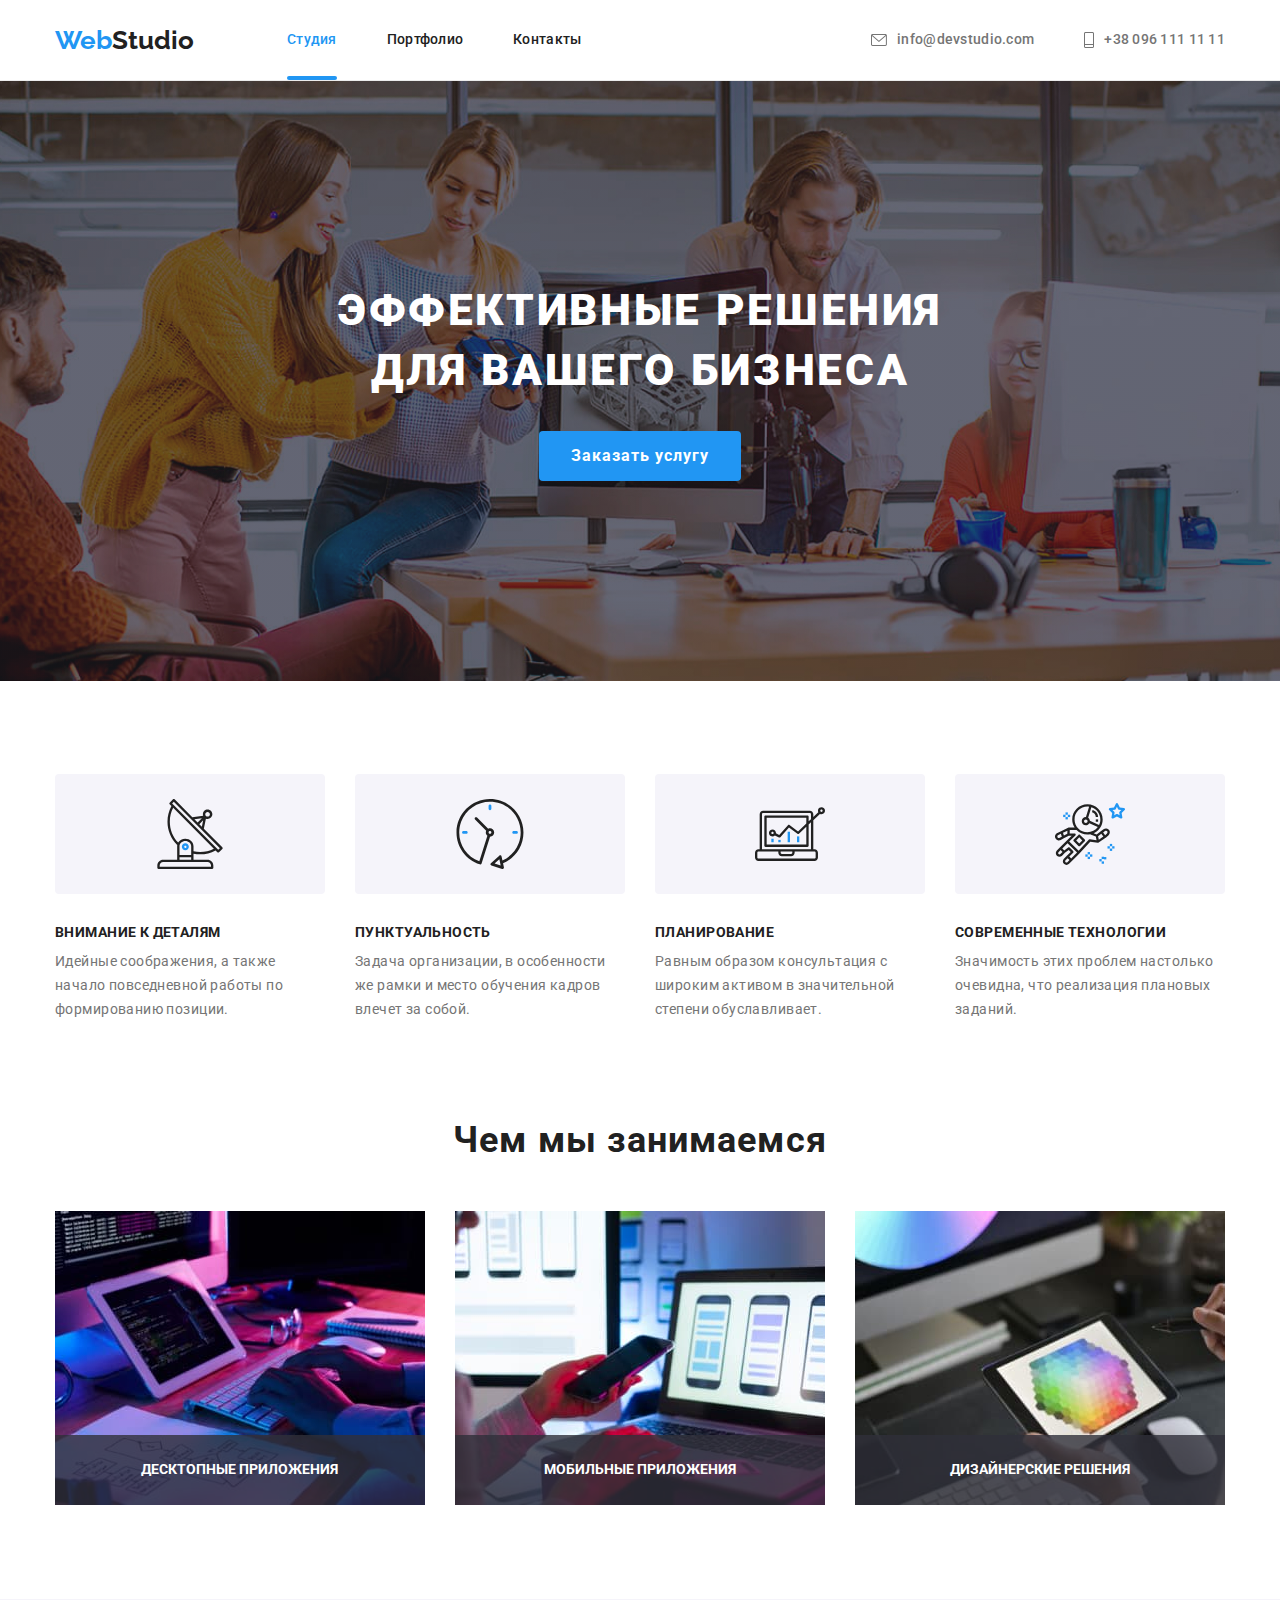
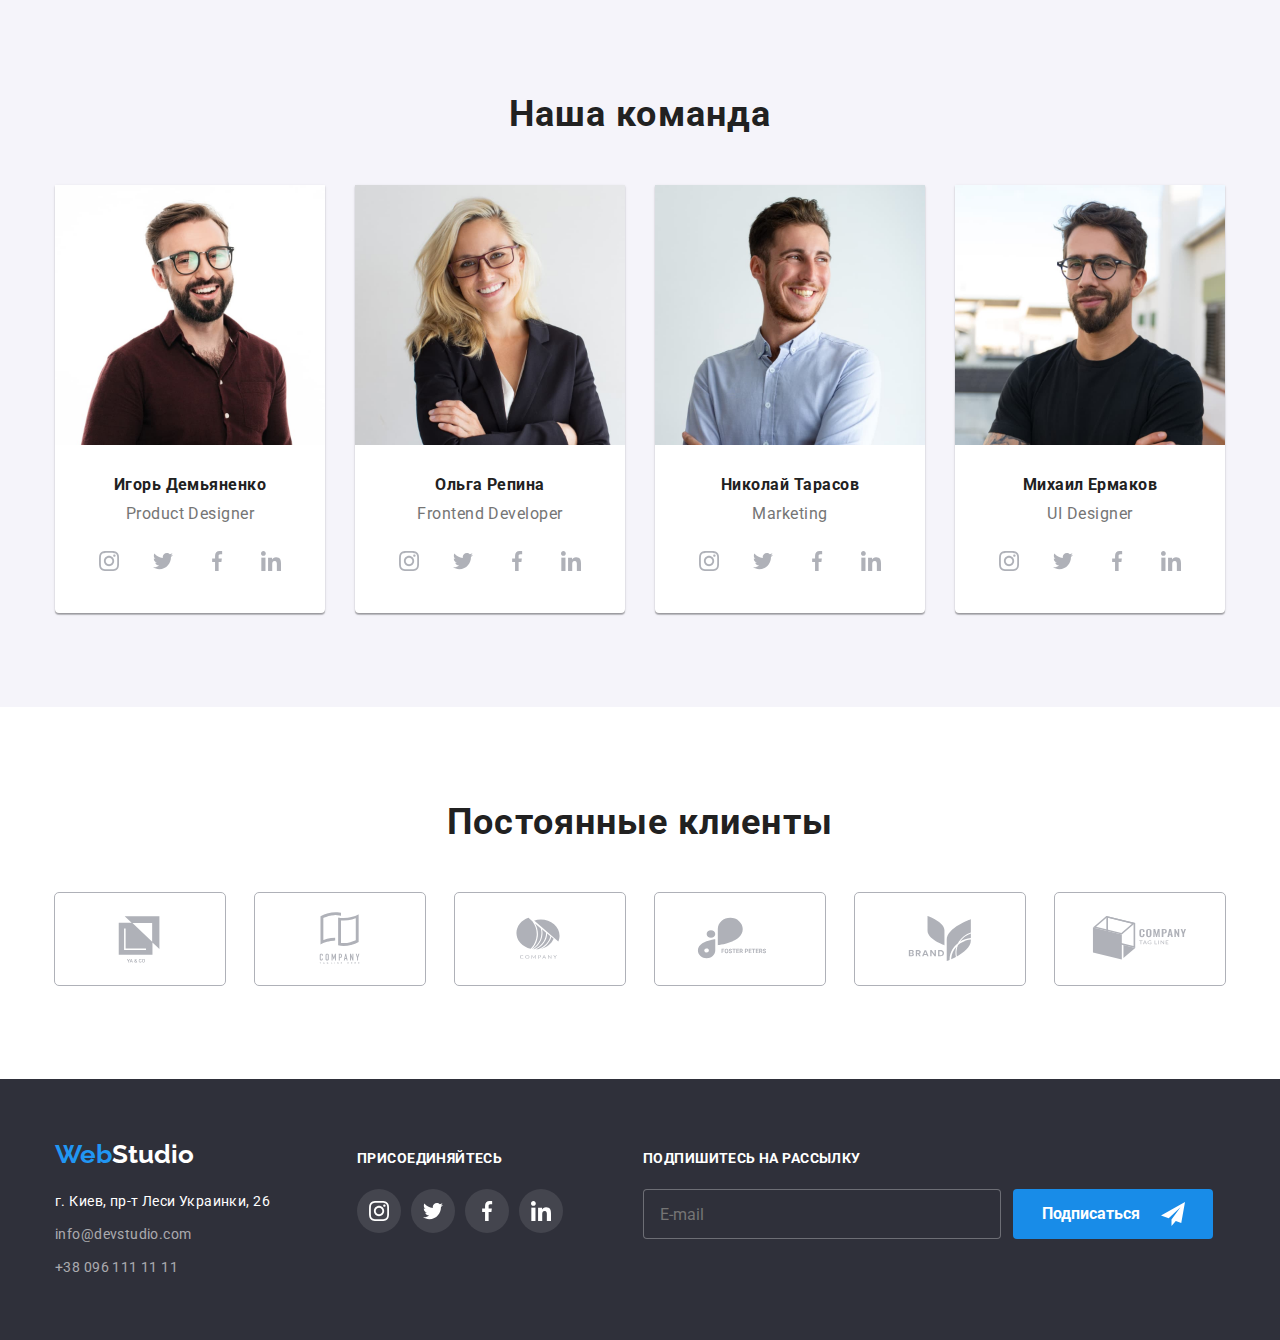
<file: index.html>
<!DOCTYPE html>
<html lang="ru">
  <head>
    <meta charset="UTF-8" />
    <meta http-equiv="X-UA-Compatible" content="IE=edge" />
    <meta name="viewport" content="width=device-width, initial-scale=1.0" />
    <title>WebStudio</title>
    <link rel="preconnect" href="https://fonts.googleapis.com" />
    <link rel="preconnect" href="https://fonts.gstatic.com" crossorigin />
    <link
      href="https://fonts.googleapis.com/css2?family=Raleway:wght@700&family=Roboto:wght@400;500;700;900&display=swap"
      rel="stylesheet"
    />
    <link
      rel="stylesheet"
      href="https://cdnjs.cloudflare.com/ajax/libs/modern-normalize/1.1.0/modern-normalize.min.css"
      integrity="sha512-wpPYUAdjBVSE4KJnH1VR1HeZfpl1ub8YT/NKx4PuQ5NmX2tKuGu6U/JRp5y+Y8XG2tV+wKQpNHVUX03MfMFn9Q=="
      crossorigin="anonymous"
      referrerpolicy="no-referrer"
    />
    <link rel="stylesheet" href="./css/reset.css" />
    <link rel="stylesheet" href="./css/style.css" />
  </head>
  <body>
    <header class="header">
      <div class="container header-container">
        <nav class="header-link">
          <a href="./index.html" class="logo" lang="en"
            >Web<span class="logo-text">Studio</span></a
          >
          <ul class="navigation-list">
            <li class="navigation-item">
              <a href="./index.html" class="navigation link current">Студия</a>
            </li>
            <li class="navigation-item">
              <a href="./portfolio.html" class="navigation link">Портфолио</a>
            </li>
            <li class="navigation-item">
              <a href="#" class="navigation link">Контакты</a>
            </li>
          </ul>
        </nav>
        <ul class="header-contacts">
          <li class="header-contacts-item">
            <a href="mailto:info@devstudio.com" class="header-nav link">
              <svg class="contacts-icon" width="16" height="12">
                <use href="./img/icons.svg#icon-mail"></use>
              </svg>
              info@devstudio.com</a
            >
          </li>
          <li class="header-contacts-item">
            <a href="tel:+380961111111" class="header-nav link">
              <svg class="contacts-icon" width="10" height="16">
                <use href="./img/icons.svg#icon-phone"></use>
              </svg>
              +38 096 111 11 11
            </a>
          </li>
        </ul>
      </div>
    </header>
    <main>
      <section class="hero">
        <div class="container">
          <h1 class="section-title">Эффективные решения для вашего бизнеса</h1>
          <button type="button" class="section-btn" data-modal-open>
            Заказать услугу
          </button>
        </div>
      </section>
      <section class="about">
        <div class="container">
          <h2 class="hidden-title">Преимущества</h2>
          <ul class="about-list">
            <li class="about-item">
              <div class="about-card">
                <svg class="about-item-icon" width="70" height="70">
                  <use href="./img/icons.svg#icon-antenna"></use>
                </svg>
              </div>
              <div class="card-thumb">
                <h3 class="about-title">Внимание к деталям</h3>
                <p class="about-text">
                  Идейные соображения, а также начало повседневной работы по
                  формированию позиции.
                </p>
              </div>
            </li>
            <li class="about-item">
              <div class="about-card">
                <svg class="about-item-icon" width="70" height="70">
                  <use href="./img/icons.svg#icon-clock"></use>
                </svg>
              </div>
              <div class="card-thumb">
                <h3 class="about-title">Пунктуальность</h3>
                <p class="about-text">
                  Задача организации, в особенности же рамки и место обучения
                  кадров влечет за собой.
                </p>
              </div>
            </li>
            <li class="about-item">
              <div class="about-card">
                <svg class="about-item-icon" width="70" height="70">
                  <use href="./img/icons.svg#icon-diagram"></use>
                </svg>
              </div>
              <div class="card-thumb">
                <h3 class="about-title">Планирование</h3>
                <p class="about-text">
                  Равным образом консультация с широким активом в значительной
                  степени обуславливает.
                </p>
              </div>
            </li>
            <li class="about-item">
              <div class="about-card">
                <svg class="about-item-icon" width="70" height="70">
                  <use href="./img/icons.svg#icon-astronaut"></use>
                </svg>
              </div>
              <div class="card-thumb">
                <h3 class="about-title">Современные технологии</h3>
                <p class="about-text">
                  Значимость этих проблем настолько очевидна, что реализация
                  плановых заданий.
                </p>
              </div>
            </li>
          </ul>
        </div>
      </section>
      <section class="gallery">
        <div class="container">
          <h2 class="gallery-tiitle title">Чем мы занимаемся</h2>
          <ul class="gallery-list">
            <li class="gallery-item">
              <img
                src="./img/img-1.jpeg"
                alt="Ноутбук"
                width="370"
                height="294"
              />
              <p class="gallery-label">десктопные приложения</p>
            </li>
            <li class="gallery-item">
              <img
                src="./img/img-2.jpeg"
                alt="Моб.Телефон"
                width="370"
                height="294"
              />
              <p class="gallery-label">мобильные приложения</p>
            </li>
            <li class="gallery-item">
              <img
                src="./img/img-3.jpeg"
                alt="Планшет"
                width="370"
                height="294"
              />
              <p class="gallery-label">дизайнерские решения</p>
            </li>
          </ul>
        </div>
      </section>
      <section class="team">
        <div class="container">
          <h2 class="team-tiitle title">Наша команда</h2>
          <ul class="team-list">
            <li class="team-item">
              <img
                src="./img/img-4.jpeg"
                alt="Куратор"
                width="270"
                height="260"
              />
              <div class="team-item-card">
                <h3 class="team-item-title">Игорь Демьяненко</h3>
                <p lang="en" class="team-item-text">Product Designer</p>
                <ul class="team-soc-list">
                  <li class="team-soc-item">
                    <a href="" class="team-soc-link">
                      <svg class="team-soc-icon" width="20" height="20">
                        <use href="./img/icons.svg#icon-instagram"></use>
                      </svg>
                    </a>
                  </li>
                  <li class="team-soc-item">
                    <a href="" class="team-soc-link">
                      <svg class="team-soc-icon" width="20" height="20">
                        <use href="./img/icons.svg#icon-twitter"></use>
                      </svg>
                    </a>
                  </li>
                  <li class="team-soc-item">
                    <a href="" class="team-soc-link">
                      <svg class="team-soc-icon" width="20" height="20">
                        <use href="./img/icons.svg#icon-facebook"></use>
                      </svg>
                    </a>
                  </li>
                  <li class="team-soc-item">
                    <a href="" class="team-soc-link">
                      <svg class="team-soc-icon" width="20" height="20">
                        <use href="./img/icons.svg#icon-linkedin"></use>
                      </svg>
                    </a>
                  </li>
                </ul>
              </div>
            </li>
            <li class="team-item">
              <img
                src="./img/img-5.jpeg"
                alt="Разработчик"
                width="270"
                height="260"
              />
              <div class="team-item-card">
                <h3 class="team-item-title">Ольга Репина</h3>
                <p lang="en" class="team-item-text">Frontend Developer</p>
                <ul class="team-soc-list">
                  <li class="team-soc-item">
                    <a href="" class="team-soc-link">
                      <svg class="team-soc-icon" width="20" height="20">
                        <use href="./img/icons.svg#icon-instagram"></use>
                      </svg>
                    </a>
                  </li>
                  <li class="team-soc-item">
                    <a href="" class="team-soc-link">
                      <svg class="team-soc-icon" width="20" height="20">
                        <use href="./img/icons.svg#icon-twitter"></use>
                      </svg>
                    </a>
                  </li>
                  <li class="team-soc-item">
                    <a href="" class="team-soc-link">
                      <svg class="team-soc-icon" width="20" height="20">
                        <use href="./img/icons.svg#icon-facebook"></use>
                      </svg>
                    </a>
                  </li>
                  <li class="team-soc-item">
                    <a href="" class="team-soc-link">
                      <svg class="team-soc-icon" width="20" height="20">
                        <use href="./img/icons.svg#icon-linkedin"></use>
                      </svg>
                    </a>
                  </li>
                </ul>
              </div>
            </li>
            <li class="team-item">
              <img
                src="./img/img-6.jpeg"
                alt="Маркетолог"
                width="270"
                height="260"
              />
              <div class="team-item-card">
                <h3 class="team-item-title">Николай Тарасов</h3>
                <p lang="en" class="team-item-text">Marketing</p>
                <ul class="team-soc-list">
                  <li class="team-soc-item">
                    <a href="" class="team-soc-link">
                      <svg class="team-soc-icon" width="20" height="20">
                        <use href="./img/icons.svg#icon-instagram"></use>
                      </svg>
                    </a>
                  </li>
                  <li class="team-soc-item">
                    <a href="" class="team-soc-link">
                      <svg class="team-soc-icon" width="20" height="20">
                        <use href="./img/icons.svg#icon-twitter"></use>
                      </svg>
                    </a>
                  </li>
                  <li class="team-soc-item">
                    <a href="" class="team-soc-link">
                      <svg class="team-soc-icon" width="20" height="20">
                        <use href="./img/icons.svg#icon-facebook"></use>
                      </svg>
                    </a>
                  </li>
                  <li class="team-soc-item">
                    <a href="" class="team-soc-link">
                      <svg class="team-soc-icon" width="20" height="20">
                        <use href="./img/icons.svg#icon-linkedin"></use>
                      </svg>
                    </a>
                  </li>
                </ul>
              </div>
            </li>
            <li class="team-item">
              <img
                src="./img/img-7.jpeg"
                alt="Дизайнер"
                width="270"
                height="260"
              />
              <div class="team-item-card">
                <h3 class="team-item-title">Михаил Ермаков</h3>
                <p lang="en" class="team-item-text">UI Designer</p>
                <ul class="team-soc-list">
                  <li class="team-soc-item">
                    <a href="" class="team-soc-link">
                      <svg class="team-soc-icon" width="20" height="20">
                        <use href="./img/icons.svg#icon-instagram"></use>
                      </svg>
                    </a>
                  </li>
                  <li class="team-soc-item">
                    <a href="" class="team-soc-link">
                      <svg class="team-soc-icon" width="20" height="20">
                        <use href="./img/icons.svg#icon-twitter"></use>
                      </svg>
                    </a>
                  </li>
                  <li class="team-soc-item">
                    <a href="" class="team-soc-link">
                      <svg class="team-soc-icon" width="20" height="20">
                        <use href="./img/icons.svg#icon-facebook"></use>
                      </svg>
                    </a>
                  </li>
                  <li class="team-soc-item">
                    <a href="" class="team-soc-link">
                      <svg class="team-soc-icon" width="20" height="20">
                        <use href="./img/icons.svg#icon-linkedin"></use>
                      </svg>
                    </a>
                  </li>
                </ul>
              </div>
            </li>
          </ul>
        </div>
      </section>
      <section class="clients">
        <div class="container">
          <h2 class="clients-title title">Постоянные клиенты</h2>
          <ul class="clients-list">
            <li class="clients-item">
              <a href="" class="clients-link">
                <svg class="clients-icon" width="106" height="60">
                  <use href="./img/icons.svg#icon-logo-1"></use>
                </svg>
              </a>
            </li>
            <li class="clients-item">
              <a href="" class="clients-link">
                <svg class="clients-icon" width="106" height="60">
                  <use href="./img/icons.svg#icon-logo-2"></use>
                </svg>
              </a>
            </li>
            <li class="clients-item">
              <a href="" class="clients-link">
                <svg class="clients-icon" width="106" height="60">
                  <use href="./img/icons.svg#icon-logo-3"></use>
                </svg>
              </a>
            </li>
            <li class="clients-item">
              <a href="" class="clients-link">
                <svg class="clients-icon" width="106" height="60">
                  <use href="./img/icons.svg#icon-logo-4"></use>
                </svg>
              </a>
            </li>
            <li class="clients-item">
              <a href="" class="clients-link">
                <svg class="clients-icon" width="106" height="60">
                  <use href="./img/icons.svg#icon-logo-5"></use>
                </svg>
              </a>
            </li>
            <li class="clients-item">
              <a href="" class="clients-link">
                <svg class="clients-icon" width="106" height="60">
                  <use href="./img/icons.svg#icon-logo-6"></use>
                </svg>
              </a>
            </li>
          </ul>
        </div>
      </section>
    </main>
    <footer class="footer">
      <div class="container">
        <div class="footer-contacts">
          <a href="./index.html" class="logo" lang="en"
            >Web<span class="logo-footer">Studio</span></a
          >
          <address class="contacts-list">
            <div class="footer-content">
              <ul class="footer-content-item">
                <li class="footer-contacts-address">
                  г. Киев, пр-т Леси Украинки, 26
                </li>
                <li class="footer-contacts-link">
                  <a
                    href="mailto:info@devstudio.com"
                    class="footer-contacts-link link"
                    >info@devstudio.com</a
                  >
                </li>
                <li class="footer-contacts-link">
                  <a href="tel:+380961111111" class="footer-contacts-link link"
                    >+38 096 111 11 11</a
                  >
                </li>
              </ul>
            </div>
          </address>
        </div>
        <div class="footer-slogan">
          <p class="footer-slogan-title">присоединяйтесь</p>
          <ul class="footer-slogan-list">
            <li class="footer-slogan-item">
              <a href="" class="footer-slogan-link">
                <svg class="footer-slogan-icon" width="20" height="20">
                  <use href="./img/icons.svg#icon-instagram"></use>
                </svg>
              </a>
            </li>
            <li class="footer-slogan-item">
              <a href="" class="footer-slogan-link">
                <svg class="footer-slogan-icon" width="20" height="20">
                  <use href="./img/icons.svg#icon-twitter"></use>
                </svg>
              </a>
            </li>
            <li class="footer-slogan-item">
              <a href="" class="footer-slogan-link">
                <svg class="footer-slogan-icon" width="20" height="20">
                  <use href="./img/icons.svg#icon-facebook"></use>
                </svg>
              </a>
            </li>
            <li class="footer-slogan-item">
              <a href="" class="footer-slogan-link">
                <svg class="footer-slogan-icon" width="20" height="20">
                  <use href="./img/icons.svg#icon-linkedin"></use>
                </svg>
              </a>
            </li>
          </ul>
        </div>
        <div class="footer-newsletter">
          <form class="footer-subscribe">
            <label for="footer-subscribe" class="footer-slogan-title"
              >Подпишитесь на рассылку</label
            >
            <input
              type="text"
              class="input-footer"
              name="footer-subscribe"
              id="footer-subscribe"
              placeholder="E-mail"
            />
            <div class="footer-wrap">
              <button type="submit" class="btn-footer">
                Подписаться
                <svg class="send-icon" width="24" height="24">
                  <use href="./img/icons.svg#icon-send"></use>
                </svg>
              </button>
            </div>
          </form>
        </div>
      </div>
    </footer>
    <div class="backdrop is-hidden" data-modal>
      <div class="modal">
        <button type="button" class="modal-close-btn" data-modal-close>
          <svg class="modal-close-icon" width="18" height="18">
            <use href="./img/icons.svg#icon-close-black-18dp-2-1"></use>
          </svg>
        </button>
        <p class="form-title">Оставьте свои данные, мы вам перезвоним</p>
        <form class="form feedback-form">
          <div class="form-group">
            <label for="name" class="form-label">Имя</label>
            <div class="input-wrap">
              <input type="text" name="username" id="name" class="form-input" />
              <svg class="modal-icon" width="18" height="18">
                <use href="./img/icons.svg#icon-person-black-18dp-1"></use>
              </svg>
            </div>
          </div>
          <div class="form-group">
            <label for="tel" class="form-label">Телефон</label>
            <div class="input-wrap">
              <input type="tel" name="tel" id="tel" class="form-input" />
              <svg class="modal-icon" width="18" height="18">
                <use href="./img/icons.svg#icon-phone-black-18dp-1"></use>
              </svg>
            </div>
          </div>
          <div class="form-group">
            <label for="email" class="form-label">Email</label>
            <div class="input-wrap">
              <input type="email" name="email" id="email" class="form-input" />
              <svg class="modal-icon" width="18" height="18">
                <use href="./img/icons.svg#icon-email-black-18dp-1"></use>
              </svg>
            </div>
          </div>
          <div class="form-area">
            <label for="text" class="form-label">Комментарий</label>
            <textarea
              name="user-text"
              id="text"
              rows="5"
              placeholder="Введите текст"
              class="form-text"
            ></textarea>
          </div>
          <div class="form-check">
            <input
              type="checkbox"
              name="privacy"
              value="true"
              id="privacy"
              class="input-check visually-hidden"
            />
            <label for="privacy" class="check-text"
              >Соглашаюсь с рассылкой и принимаю
            </label>
            <a href="#" class="check-terms link"> Условия договора</a>
          </div>
          <button type="submit" class="btn-modal">Отправить</button>
        </form>
      </div>
    </div>
    <script src="./js/modal.js"></script>
  </body>
</html>
</file>
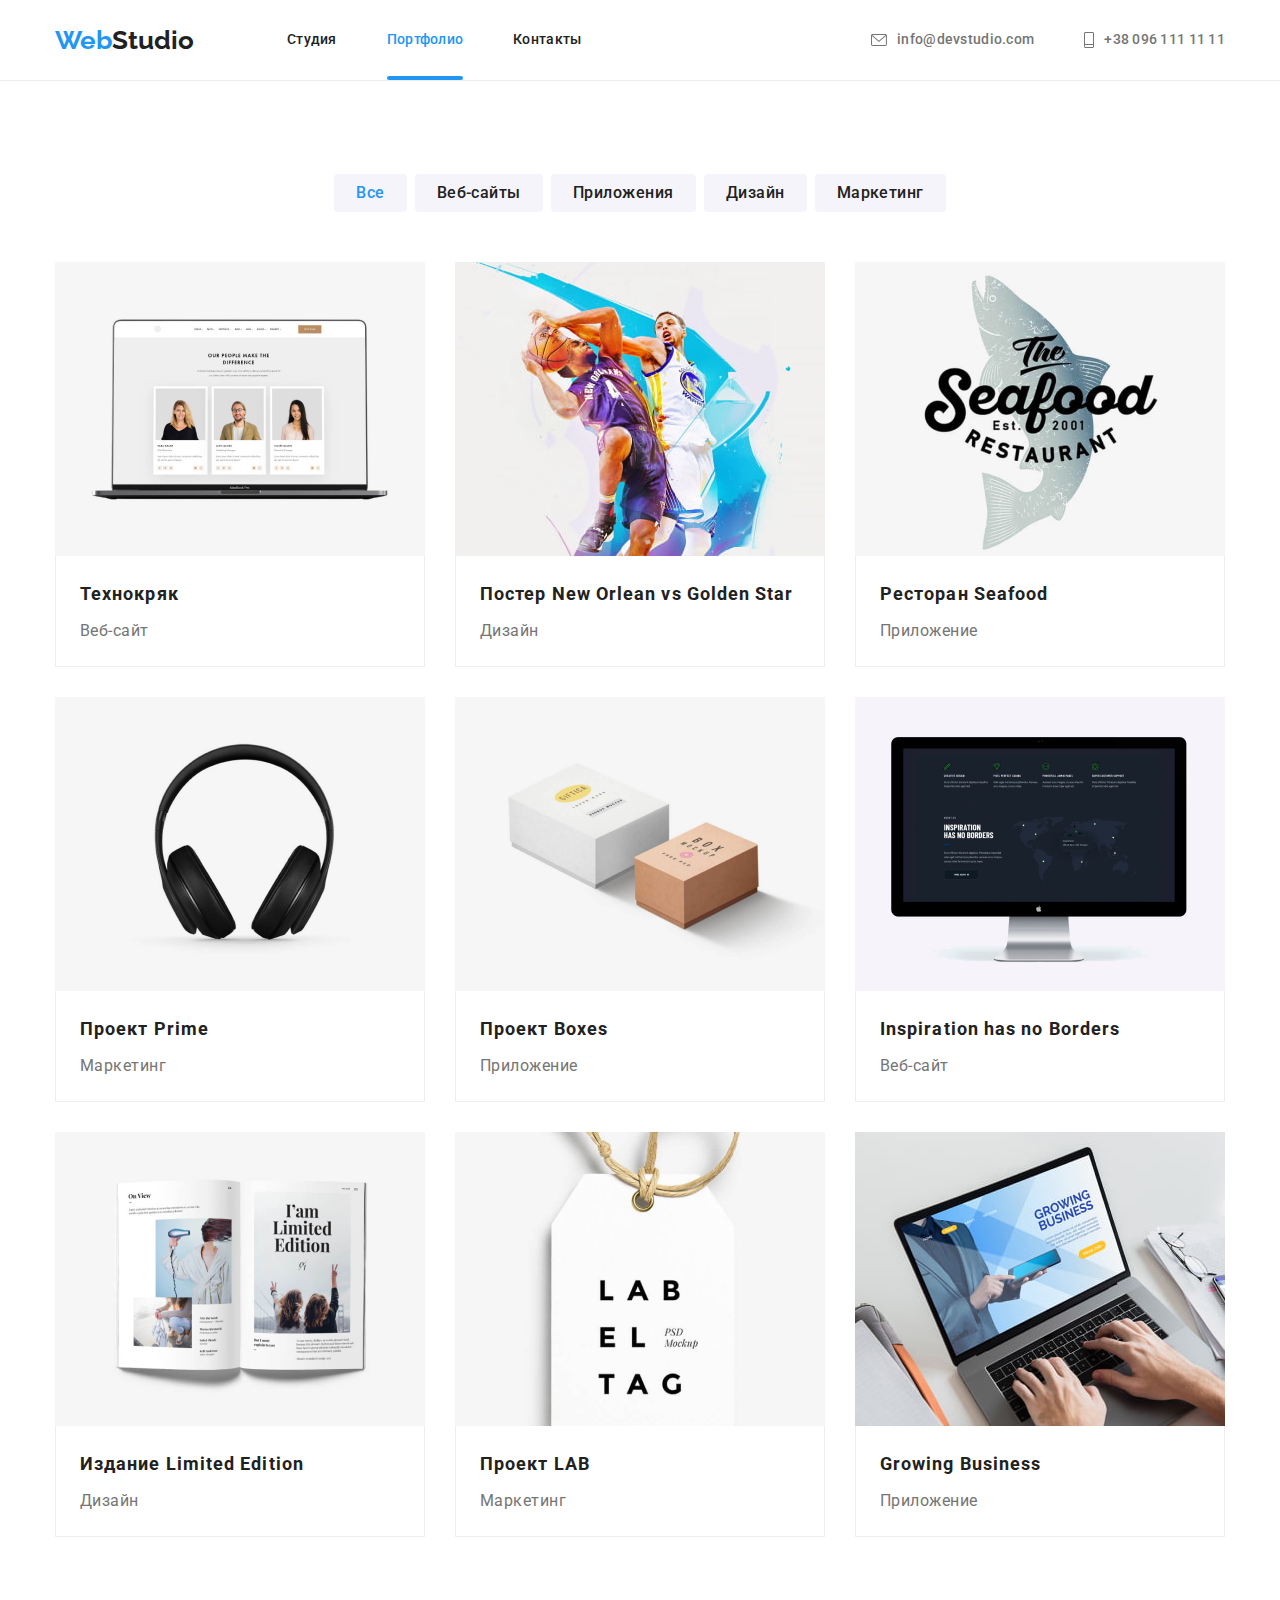
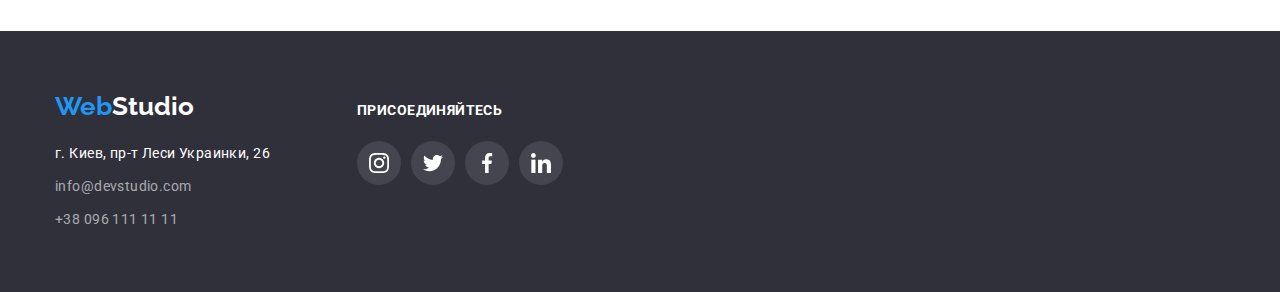
<file: portfolio.html>
<!DOCTYPE html>
<html lang="ru">
  <head>
    <meta charset="UTF-8" />
    <meta http-equiv="X-UA-Compatible" content="IE=edge" />
    <meta name="viewport" content="width=device-width, initial-scale=1.0" />
    <title>WebStudio</title>
    <link
      rel="stylesheet"
      href="https://cdnjs.cloudflare.com/ajax/libs/modern-normalize/1.1.0/modern-normalize.min.css"
      integrity="sha512-wpPYUAdjBVSE4KJnH1VR1HeZfpl1ub8YT/NKx4PuQ5NmX2tKuGu6U/JRp5y+Y8XG2tV+wKQpNHVUX03MfMFn9Q=="
      crossorigin="anonymous"
      referrerpolicy="no-referrer"
    />
    <link rel="preconnect" href="https://fonts.googleapis.com" />
    <link rel="preconnect" href="https://fonts.gstatic.com" crossorigin />
    <link
      href="https://fonts.googleapis.com/css2?family=Raleway:wght@700&family=Roboto:wght@400;500;700;900&display=swap"
      rel="stylesheet"
    />
    <link rel="stylesheet" href="./css/reset.css" />
    <link rel="stylesheet" href="./css/style.css" />
  </head>
  <body>
    <header class="header">
      <div class="container header-container">
        <nav class="header-link">
          <a href="./index.html" class="logo" lang="en"
            >Web<span class="logo-text">Studio</span></a
          >
          <ul class="navigation-list">
            <li class="navigation-item">
              <a href="./index.html" class="navigation link">Студия</a>
            </li>
            <li class="navigation-item">
              <a href="./portfolio.html" class="navigation link current"
                >Портфолио</a
              >
            </li>
            <li class="navigation-item">
              <a href="#" class="navigation link">Контакты</a>
            </li>
          </ul>
        </nav>
        <ul class="header-contacts">
          <li class="header-contacts-item">
            <a href="mailto:info@devstudio.com" class="header-nav link">
              <svg class="contacts-icon" width="16" height="12">
                <use href="./img/icons.svg#icon-mail"></use>
              </svg>
              info@devstudio.com</a
            >
          </li>
          <li class="header-contacts-item">
            <a href="tel:+380961111111" class="header-nav link">
              <svg class="contacts-icon" width="10" height="16">
                <use href="./img/icons.svg#icon-phone"></use>
              </svg>
              +38 096 111 11 11
            </a>
          </li>
        </ul>
      </div>
    </header>
    <main class="box">
      <section class="section">
        <h1 class="hidden-title">Блок кнопок</h1>
        <div class="container">
          <ul class="button-list">
            <li class="button-item">
              <button type="button" class="portfolio-btn current">Все</button>
            </li>
            <li class="button-item">
              <button type="button" class="portfolio-btn">Веб-сайты</button>
            </li>
            <li class="button-item">
              <button type="button" class="portfolio-btn">Приложения</button>
            </li>
            <li class="button-item">
              <button type="button" class="portfolio-btn">Дизайн</button>
            </li>
            <li class="button-item">
              <button type="button" class="portfolio-btn">Маркетинг</button>
            </li>
          </ul>
          <ul class="benefits">
            <li class="benefits-item">
              <a href="#" class="benefits-link">
                <div class="benefits-card">
                  <img
                    src="./img/img-21.jpg"
                    alt="Веб-сайт Проект 1"
                    width="370"
                    height="294"
                  />
                  <p class="benefits-top-text">
                    Ресурс предлагает комплексные предложения с разным уровнем
                    функционала и сервисов. Все это позволит посетителю получить
                    исчерпывающие сведения о компании или частном лице.
                  </p>
                </div>
                <div class="benefits-content">
                  <h2 class="benefits-title">Технокряк</h2>
                  <p class="benefits-text">Веб-сайт</p>
                </div>
              </a>
            </li>
            <li class="benefits-item">
              <a href="#" class="benefits-link">
                <div class="benefits-card">
                  <img
                    src="./img/img-22.jpg"
                    alt="Дизайн Проект 2"
                    width="370"
                    height="294"
                  />
                  <p class="benefits-top-text">
                    Ресурс предлагает комплексные предложения с разным уровнем
                    функционала и сервисов. Все это позволит посетителю получить
                    исчерпывающие сведения о компании или частном лице.
                  </p>
                </div>
                <div class="benefits-content">
                  <h2 class="benefits-title">
                    Постер <span lang="en">New Orlean vs Golden Star</span>
                  </h2>
                  <p class="benefits-text">Дизайн</p>
                </div>
              </a>
            </li>
            <li class="benefits-item">
              <a href="#" class="benefits-link">
                <div class="benefits-card">
                  <img
                    src="./img/img-23.jpg"
                    alt="Приложение Проект 3"
                    width="370"
                    height="294"
                  />
                  <p class="benefits-top-text">
                    Ресурс предлагает комплексные предложения с разным уровнем
                    функционала и сервисов. Все это позволит посетителю получить
                    исчерпывающие сведения о компании или частном лице.
                  </p>
                </div>
                <div class="benefits-content">
                  <h2 class="benefits-title">
                    Ресторан <span lang="en">Seafood</span>
                  </h2>
                  <p class="benefits-text">Приложение</p>
                </div>
              </a>
            </li>
            <li class="benefits-item">
              <a href="#" class="benefits-link">
                <div class="benefits-card">
                  <img
                    src="./img/img-24.jpg"
                    alt="Маркетинг Проект 4"
                    width="370"
                    height="294"
                  />
                  <p class="benefits-top-text">
                    Ресурс предлагает комплексные предложения с разным уровнем
                    функционала и сервисов. Все это позволит посетителю получить
                    исчерпывающие сведения о компании или частном лице.
                  </p>
                </div>
                <div class="benefits-content">
                  <h2 class="benefits-title">
                    Проект <span lang="en">Prime</span>
                  </h2>
                  <p class="benefits-text">Маркетинг</p>
                </div>
              </a>
            </li>
            <li class="benefits-item">
              <a href="#" class="benefits-link">
                <div class="benefits-card">
                  <img
                    src="./img/img-25.jpg"
                    alt="Приложение Проект 5"
                    width="370"
                    height="294"
                  />
                  <p class="benefits-top-text">
                    Ресурс предлагает комплексные предложения с разным уровнем
                    функционала и сервисов. Все это позволит посетителю получить
                    исчерпывающие сведения о компании или частном лице.
                  </p>
                </div>
                <div class="benefits-content">
                  <h2 class="benefits-title">
                    Проект <span lang="en">Boxes</span>
                  </h2>
                  <p class="benefits-text">Приложение</p>
                </div>
              </a>
            </li>
            <li class="benefits-item">
              <a href="#" class="benefits-link">
                <div class="benefits-card">
                  <img
                    src="./img/img-26.jpg"
                    alt="Веб-сайт Проект 6"
                    width="370"
                    height="294"
                  />
                  <p class="benefits-top-text">
                    Ресурс предлагает комплексные предложения с разным уровнем
                    функционала и сервисов. Все это позволит посетителю получить
                    исчерпывающие сведения о компании или частном лице.
                  </p>
                </div>
                <div class="benefits-content">
                  <h2 class="benefits-title" lang="en">
                    Inspiration has no Borders
                  </h2>
                  <p class="benefits-text">Веб-сайт</p>
                </div>
              </a>
            </li>
            <li class="benefits-item">
              <a href="#" class="benefits-link">
                <div class="benefits-card">
                  <img
                    src="./img/img-27.jpg"
                    alt="Дизайн Проект 7"
                    width="370"
                    height="294"
                  />
                  <p class="benefits-top-text">
                    Ресурс предлагает комплексные предложения с разным уровнем
                    функционала и сервисов. Все это позволит посетителю получить
                    исчерпывающие сведения о компании или частном лице.
                  </p>
                </div>
                <div class="benefits-content">
                  <h2 class="benefits-title">
                    Издание <span lang="en">Limited Edition</span>
                  </h2>
                  <p class="benefits-text">Дизайн</p>
                </div>
              </a>
            </li>
            <li class="benefits-item">
              <a href="#" class="benefits-link">
                <div class="benefits-card">
                  <img
                    src="./img/img-28.jpg"
                    alt="Маркетинг Проект 8"
                    width="370"
                    height="294"
                  />
                  <p class="benefits-top-text">
                    Ресурс предлагает комплексные предложения с разным уровнем
                    функционала и сервисов. Все это позволит посетителю получить
                    исчерпывающие сведения о компании или частном лице.
                  </p>
                </div>
                <div class="benefits-content">
                  <h2 class="benefits-title">
                    Проект <span lang="en">LAB</span>
                  </h2>
                  <p class="benefits-text">Маркетинг</p>
                </div>
              </a>
            </li>
            <li class="benefits-item">
              <a href="#" class="benefits-link">
                <div class="benefits-card">
                  <img
                    src="./img/img-29.jpg"
                    alt="Приложение Проект 9"
                    width="370"
                    height="294"
                  />
                  <p class="benefits-top-text">
                    Ресурс предлагает комплексные предложения с разным уровнем
                    функционала и сервисов. Все это позволит посетителю получить
                    исчерпывающие сведения о компании или частном лице.
                  </p>
                </div>
                <div class="benefits-content">
                  <h2 class="benefits-title" lang="en">Growing Business</h2>
                  <p class="benefits-text">Приложение</p>
                </div>
              </a>
            </li>
          </ul>
        </div>
      </section>
    </main>
    <footer class="footer">
      <div class="container">
        <div class="footer-contacts">
          <a href="./index.html" class="logo" lang="en"
            >Web<span class="logo-footer">Studio</span></a
          >
          <address class="contacts-list">
            <div class="footer-content">
              <ul class="footer-content-item">
                <li class="footer-contacts-address">
                  г. Киев, пр-т Леси Украинки, 26
                </li>
                <li class="footer-contacts-link">
                  <a
                    href="mailto:info@devstudio.com"
                    class="footer-contacts-link link"
                    >info@devstudio.com</a
                  >
                </li>
                <li class="footer-contacts-link">
                  <a href="tel:+380961111111" class="footer-contacts-link link"
                    >+38 096 111 11 11</a
                  >
                </li>
              </ul>
            </div>
          </address>
        </div>
        <div class="footer-slogan">
          <p class="footer-slogan-title">присоединяйтесь</p>
          <ul class="footer-slogan-list">
            <li class="footer-slogan-item">
              <a href="" class="footer-slogan-link">
                <svg class="footer-slogan-icon" width="20" height="20">
                  <use href="./img/icons.svg#icon-instagram"></use>
                </svg>
              </a>
            </li>
            <li class="footer-slogan-item">
              <a href="" class="footer-slogan-link">
                <svg class="footer-slogan-icon" width="20" height="20">
                  <use href="./img/icons.svg#icon-twitter"></use>
                </svg>
              </a>
            </li>
            <li class="footer-slogan-item">
              <a href="" class="footer-slogan-link">
                <svg class="footer-slogan-icon" width="20" height="20">
                  <use href="./img/icons.svg#icon-facebook"></use>
                </svg>
              </a>
            </li>
            <li class="footer-slogan-item">
              <a href="" class="footer-slogan-link">
                <svg class="footer-slogan-icon" width="20" height="20">
                  <use href="./img/icons.svg#icon-linkedin"></use>
                </svg>
              </a>
            </li>
          </ul>
        </div>
      </div>
    </footer>
  </body>
</html>
</file>
<file: css/style.css>
:root {
  --accent-color: #2196f3;
  --hero-btn-color: #2196f3;
  --hero-title-color: #ffffff;
  --main-title-color: #212121;
  --main-text-color: #757575;
  --typical-margin: 30px;
}

/* основной цвет шрифта черный #212121 */
/* вспомогательный текст черный #757575 */
/* цвет шрифта героя белый #FFFFFF */
/* цвет шрифта акцента голубой #2196F3 */
/* цвет фона светло-серый #E5E5E5 */
/* цвет фона героя и футера черный #2F303A */
/* цвета логотипа голубой #2196F3 и черный #000000 */

p,
h1,
h2,
h3,
h4,
h5,
h6 {
  margin: 0;
}

ul,
ol {
  margin: 0;
  padding-left: 0;
}

button {
  cursor: pointer;
}

body {
  font-size: 14px;
  font-family: "Roboto", sans-serif;
  color: var(--main-title-color);
}

img {
  display: block;
  max-width: 100%;
  height: auto;
}

.container {
  width: 1200px;
  margin: 0 auto;
  padding: 0 15px;
}

.hidden-title {
  width: 1px;
  height: 1px;
  overflow: hidden;
  opacity: 0;
  margin: -1px;
}

.visually-hidden {
  position: absolute;
  white-space: nowrap;
  width: 1px;
  height: 1px;
  overflow: hidden;
  border: 0;
  padding: 0;
  clip: rect(0 0 0 0);
  clip-path: inset(50%);
  margin: -1px;
}

/* ------------WebStudio------------ */

.logo {
  font-family: "Raleway", sans-serif;
  font-style: normal;
  font-weight: 700;
  font-size: 26px;
  line-height: 1.19;
  color: var(--accent-color);
  display: flex;
  align-items: center;
  margin-right: 93px;
}

.header-link {
  display: flex;
}

.logo-text {
  color: var(--main-title-color);
}

.logo-footer {
  color: var(--hero-title-color);
}

/* ------------navigation------------ */

.navigation-list {
  display: flex;
}

.navigation {
  list-style-type: none;
  font-family: "Roboto", sans-serif;
  font-style: normal;
  font-weight: 500;
  font-size: 14px;
  line-height: 1.14;
  letter-spacing: 0.02em;
  color: var(--main-title-color);
  padding: 32px 0;
  display: flex;
  position: relative;
}

.header {
  border-bottom: 1px solid #ececec;
}

.header .container {
  display: flex;
  align-items: center;
}

.navigation-item {
  list-style-type: none;
}

.navigation-item:not(:last-child) {
  margin-right: 50px;
}

.navigation.current::after {
  content: "";
  position: absolute;
  width: 100%;
  height: 4px;
  background-color: var(--hero-btn-color);
  border-radius: 2px;
  left: 0;
  bottom: 0;
}

.header-nav {
  font-family: "Roboto", sans-serif;
  font-style: normal;
  font-weight: 500;
  font-size: 14px;
  line-height: 1.14;
  letter-spacing: 0.02em;
  color: var(--main-text-color);
  display: flex;
  padding: 32px 0;
}

.header-contacts {
  list-style-type: none;
  display: flex;
  margin-left: auto;
}

.header-contacts-item:not(:last-child) {
  margin-right: 50px;
}

.header-nav .link:hover,
.header-nav .link:focus {
  color: var(--accent-color);
  text-shadow: 0px 4px 4px rgba(0, 0, 0, 0.25);
  transition: color 250ms cubic-bezier(0.4, 0, 0.2, 1);
  transition: text-shadow 250ms cubic-bezier(0.4, 0, 0.2, 1);
}

.link:hover,
.link:focus {
  color: var(--accent-color);
  text-shadow: 0px 4px 4px rgba(0, 0, 0, 0.25);
  transition: color 250ms cubic-bezier(0.4, 0, 0.2, 1);
  transition: text-shadow 250ms cubic-bezier(0.4, 0, 0.2, 1);
}

.contacts-icon {
  display: flex;
  align-items: center;
  justify-content: center;
  margin-right: 10px;
  fill: currentColor;
}

/* ------------hero------------ */
.hero {
  background-color: #2f303a;
  background-image: linear-gradient(
      rgba(47, 48, 58, 0.4),
      rgba(47, 48, 58, 0.4)
    ),
    url(../img/hero-bg.jpg);
  background-repeat: no-repeat;
  background-position: center;
  background-size: cover;
  max-width: 1600px;
  margin: 0 auto;
  text-align: center;
  padding: 200px 0;
}

.title {
  font-weight: 700;
  font-size: 36px;
  line-height: 1.17;
  text-align: center;
  letter-spacing: 0.03em;
  color: var(--main-title-color);
  margin-bottom: 50px;
}

.section-title {
  font-weight: 900;
  font-size: 44px;
  line-height: 1.36;
  letter-spacing: 0.06em;
  text-transform: uppercase;
  color: var(--hero-title-color);
  text-align: center;
  max-width: 696px;
  margin: 0 auto;
  margin-bottom: var(--typical-margin);
}

.section-btn {
  cursor: pointer;
  font-family: inherit;
  font-weight: 700;
  font-size: 16px;
  line-height: 1.88;
  letter-spacing: 0.06em;
  color: #ffffff;
  background-color: var(--hero-btn-color);
  display: inline-block;
  padding: 10px 32px;
  margin: 0 auto;
  border: none;
  border-radius: 4px;
}

.section-btn:hover,
.section-btn:focus {
  background: #188ce8;
  box-shadow: 0px 4px 4px rgba(0, 0, 0, 0.15);
  border-radius: 4px;
  transition: background 250ms cubic-bezier(0.4, 0, 0.2, 1);
  transition: box-shadow 250ms cubic-bezier(0.4, 0, 0.2, 1);
}

/* ------------about------------ */

.about {
  padding: 94px 0;
}

.about-list {
  list-style-type: none;
  padding: 0;
  display: flex;
  flex-wrap: nowrap;
}

.about-card {
  height: 120px;
  display: flex;
  align-items: center;
  justify-content: center;
  background: #f5f4fa;
  border-radius: 4px;
}

.card-thumb {
  max-width: 270px;
}

.about-item:not(:last-child) {
  margin-right: 30px;
}

/* .about-text:not(:last-child) {
  margin-right: 30px;
} */

.about-title {
  font-weight: 700;
  font-size: 14px;
  line-height: calc(16 / 14);
  letter-spacing: 0.03em;
  text-transform: uppercase;
  color: var(--main-title-color);
  margin-top: 30px;
  margin-bottom: 10px;
}

.about-text {
  font-weight: 400;
  font-size: 14px;
  line-height: 1.71;
  letter-spacing: 0.03em;
  color: var(--main-text-color);
  min-width: 270px;
  height: 75px;
}

.about-list > .about-text {
  flex-basis: calc(100% / 4);
}

/* ------------gallery------------ */

.gallery {
  padding-bottom: 94px;
}

.gallery-list {
  list-style-type: none;
  display: flex;
  flex-wrap: nowrap;
  margin: -15px;
}

.gallery-item {
  flex-basis: calc(100% / 3 - 30px);
  margin: 15px;
  position: relative;
}

.gallery-label {
  font-weight: 700;
  font-size: 14px;
  line-height: 1.14;
  display: flex;
  justify-content: center;
  text-align: center;
  text-transform: uppercase;
  color: #ffffff;
  position: absolute;
  bottom: 0;
  left: 0;
  width: 100%;
  height: 70px;
  background-color: rgba(47, 48, 58, 0.8);
  text-align: center;
  padding: 27px 0;
}

/* ------------team------------ */
.team {
  background-color: #f5f4fa;
  padding: 94px 0;
}

.team-list {
  list-style-type: none;
  display: flex;
}

.team-item:not(:last-child) {
  margin-right: 30px;
}

.team-item {
  width: calc((100% - 30px) / 4);
  background-color: var(--hero-title-color);
  box-shadow: 0px 1px 3px rgba(0, 0, 0, 0.12), 0px 1px 1px rgba(0, 0, 0, 0.14),
    0px 2px 1px rgba(0, 0, 0, 0.2);
  border-radius: 0px 0px 4px 4px;
}

.team-item-card {
  padding-top: var(--typical-margin);
  padding-bottom: var(--typical-margin);
}

.team-item-title {
  font-weight: 500;
  font-weight: bold;
  font-size: 16px;
  line-height: calc(19 / 16);
  text-align: center;
  letter-spacing: 0.03em;
  color: var(--main-title-color);
  margin-bottom: 10px;
}

.team-item-text {
  font-weight: 400;
  font-size: 16px;
  line-height: calc(19 / 16);
  text-align: center;
  letter-spacing: 0.03em;
  color: var(--main-text-color);
  margin-bottom: 16px;
}

.team-soc-list {
  list-style-type: none;
  display: flex;
  justify-content: center;
}

.team-soc-item {
  width: 44px;
  height: 44px;
  margin-right: 10px;
}

.team-soc-item:last-child {
  margin-right: 0;
}

.team-soc-link {
  width: 100%;
  height: 100%;
  background-color: var(--hero-title-color);
  border-radius: 50%;
  display: flex;
  align-items: center;
  justify-content: center;
  fill: #afb1b8;
}

.team-soc-link:hover,
.team-soc-link:focus {
  background-color: #2196f3;
  transition: background-color 250ms cubic-bezier(0.4, 0, 0.2, 1);
}

.team-soc-link:hover .team-soc-icon,
.team-soc-link:focus .team-soc-icon {
  fill: #ffffff;
  transition: fill 250ms cubic-bezier(0.4, 0, 0.2, 1);
}

/* ------------clients------------ */

.clients {
  padding: 94px 0;
}

.clients-list {
  list-style-type: none;
  display: flex;
  justify-content: center;
}

.clients-item {
  width: 170px;
  height: 92px;
  margin-right: var(--typical-margin);
  border-radius: 4px;
  outline: 1px solid #afb1b8;
}

.clients-item:last-child {
  margin-right: 0;
}

.clients-link {
  width: 100%;
  height: 100%;
  display: flex;
  align-items: center;
  justify-content: center;
  fill: #afb1b8;
}

.clients-item:hover,
.clients-item:focus {
  outline: 1px solid var(--accent-color);
  transition: outline 250ms cubic-bezier(0.4, 0, 0.2, 1);
}

.clients-link:hover,
.clients-link:focus {
  fill: var(--accent-color);
  transition: fill 250ms cubic-bezier(0.4, 0, 0.2, 1);
}

/* ------------portfolio------------ */

.section {
  padding: 94px 0;
}

.portfolio-btn {
  font-weight: 500;
  font-size: 16px;
  line-height: 1.62;
  text-align: center;
  letter-spacing: 0.03em;
  cursor: pointer;
  color: var(--main-title-color);
  background: #f5f4fa;
  display: inline-block;
  border: none;
  border-radius: 4px;
  padding: 6px 22px;
}

.button-item:not(:last-child) {
  margin-right: 8px;
}

.portfolio-btn .current:hover .portfolio-btn .current:focus {
  background-color: var(--hero-btn-color);
  color: var(--hero-title-color);
}

.portfolio-btn:hover,
.portfolio-btn:focus {
  background-color: var(--hero-btn-color);
  color: var(--hero-title-color);
  box-shadow: 0px 3px 1px rgba(0, 0, 0, 0.1), 0px 1px 2px rgba(0, 0, 0, 0.08),
    0px 2px 2px rgba(0, 0, 0, 0.12);
  transition: background-color 250ms cubic-bezier(0.4, 0, 0.2, 1);
  transition: color 250ms cubic-bezier(0.4, 0, 0.2, 1);
  transition: box-shadow 250ms cubic-bezier(0.4, 0, 0.2, 1);
}

.button-list {
  list-style-type: none;
  display: flex;
  justify-content: center;
  margin-bottom: 50px;
}

.benefits {
  list-style-type: none;
  display: flex;
  flex-wrap: wrap;
  justify-content: center;
  margin-top: -30px;
  margin-left: -30px;
}

.benefits > .benefits-item {
  flex-basis: calc(100% / 3 - 30px);
  margin-left: var(--typical-margin);
  margin-top: var(--typical-margin);
  max-width: 370px;
  background: var(--hero-title-color);
}

.benefits-item:hover .benefits-top-text {
  transform: translateY(0);
  display: flex;
}

.benefits-card {
  position: relative;
  overflow: hidden;
}

.benefits-top-text {
  position: absolute;
  top: 0;
  color: #ffffff;
  background: rgba(33, 150, 243, 0.9);
  box-shadow: 0px 4px 4px rgba(0, 0, 0, 0.25);
  height: 100%;
  line-height: calc(28 / 18);
  text-align: left;
  padding: 63px 24px;
  display: flex;
  align-items: center;
  transform: translateY(101%);
  transition: transform 250ms cubic-bezier(0.4, 0, 0.2, 1);
}

.benefits-link {
  display: flex;
  display: inline-block;
}

.benefits-link:hover,
.benefits-link:focus {
  box-shadow: 0px 1px 1px rgba(0, 0, 0, 0.12), 0px 4px 4px rgba(0, 0, 0, 0.06),
    1px 4px 6px rgba(0, 0, 0, 0.16);
  transition: box-shadow 250ms cubic-bezier(0.4, 0, 0.2, 1);
}

.benefits-content {
  padding: 20px 24px;
  border-right: 1px solid #eeeeee;
  border-left: 1px solid #eeeeee;
  border-bottom: 1px solid #eeeeee;
}

.benefits-title {
  font-weight: 700;
  font-size: 18px;
  line-height: 2;
  letter-spacing: 0.06em;
  color: var(--main-title-color);
  margin-bottom: 4px;
}

.benefits-text {
  font-weight: 400;
  font-size: 16px;
  line-height: 1.88;
  letter-spacing: 0.03em;
  color: var(--main-text-color);
}

.current {
  color: var(--hero-btn-color);
}

/* ------------footer------------ */

.footer {
  background-color: #2f303a;
  padding: 60px 0;
}

.footer .container {
  display: flex;
  align-items: baseline;
}

.footer-contacts {
  margin-right: 70px;
}

.footer-content {
  max-width: 231px;
  min-height: 81px;
  margin-top: 20px;
}

.footer-content-item {
  list-style-type: none;
}

.footer-contacts-address {
  font-style: normal;
  font-weight: 400;
  font-size: 14px;
  line-height: 1.71;
  letter-spacing: 0.03em;
  color: var(--hero-title-color);
  margin-bottom: 9px;
}

.footer-contacts-link {
  font-style: normal;
  font-size: 14px;
  line-height: 1.71;
  letter-spacing: 0.03em;
  color: rgba(255, 255, 255, 0.6);
}

.footer-contacts-link:not(:last-child) {
  margin-bottom: 9px;
}

.footer-slogan {
  margin-right: 70px;
}

.footer-slogan-list {
  list-style-type: none;
  display: flex;
  justify-content: center;
}

.footer-slogan-title {
  font-family: "Roboto";
  font-style: normal;
  font-weight: 700;
  font-size: 14px;
  letter-spacing: 0.03em;
  text-transform: uppercase;
  color: #ffffff;
  margin-bottom: 20px;
  text-align: left;
}

.footer-slogan-item {
  width: 44px;
  height: 44px;
  margin-right: 10px;
}

.footer-slogan-link {
  width: 100%;
  height: 100%;
  background: rgba(255, 255, 255, 0.1);
  border-radius: 50%;
  display: flex;
  align-items: center;
  justify-content: center;
  fill: var(--hero-title-color);
}

.footer-slogan-link:hover,
.footer-slogan-link:focus {
  background-color: #2196f3;
  transition: background-color 250ms cubic-bezier(0.4, 0, 0.2, 1);
}

.footer-newsletter {
  width: 570px;
  height: auto;
}

.footer-subscribe {
  display: flex;
  flex-wrap: wrap;
  justify-content: space-between;
}

.input-footer {
  width: 358px;
  height: 50px;
  border: 1px solid rgba(255, 255, 255, 0.3);
  border-radius: 4px;
  background-color: #2f303a;
  font-family: "Roboto", sans-serif;
  font-style: normal;
  font-weight: 400;
  font-size: 16px;
  line-height: 1.25;
  color: rgba(255, 255, 255, 0.6);
  padding-left: 16px;
}

.footer-wrap {
  position: relative;
  /* outline: none; */
}

.btn-footer {
  background-color: #188ce8;
  color: #ffffff;
  width: 200px;
  height: 50px;
  font-weight: 700;
  font-size: 16px;
  line-height: 1.88;
  padding: 10px 10px 10px 29px;
  border: none;
  border-radius: 4px;
  display: flex;
  /* flex-direction: row; */
}

.send-icon {
  position: absolute;
  right: 28px;
  top: 50%;
  transform: translateY(-50%);
  fill: #ffffff;
}

/* ------------modal_window------------ */

.backdrop {
  width: 100vw;
  height: 100vh;
  background: rgba(0, 0, 0, 0.2);
  position: fixed;
  top: 0;
  transition: opacity 300ms, visibility 300ms;
}

.backdrop.is-hidden .modal {
  transform: translate(-50%, -50%) scale(0);
  opacity: 0;
}

.modal {
  width: 528px;
  min-height: 581px;
  background-color: #ffffff;
  border-radius: 4px;
  position: absolute;
  top: 50%;
  left: 50%;
  transform: translate(-50%, -50%) scale(1);
  transition: transform 300ms;
  /* padding: 25px; */
}

.modal-close-icon {
  width: 30px;
  height: 30px;
  background-color: #ffffff;
  border: 1px solid rgba(0, 0, 0, 0.1);
  border-radius: 50%;
  position: absolute;
  right: 8px;
  top: 8px;
  display: flex;
  align-items: center;
  justify-content: center;
  padding: 6px;
}

.is-hidden {
  visibility: hidden;
  opacity: 0;
  pointer-events: none;
}

.no-scroll {
  overflow: hidden;
}

.form-title {
  font-weight: 700;
  font-size: 20px;
  line-height: 1.15;
  text-align: center;
}

.form {
  width: 472px;
  margin: auto;
  padding: 12px;
}

.form-group {
  display: flex;
  flex-direction: column;
  width: 100%;
  margin-bottom: 10px;
}

.form-label {
  margin-bottom: 4px;
  font-weight: 400;
  font-size: 12px;
  line-height: 1.16;
  color: #757575;
}

.form-input:focus {
  border: 1px solid #2196f3;
  border-radius: 4px;
}

.form-input {
  width: 448px;
  height: 40px;
  border: 1px solid rgba(33, 33, 33, 0.2);
  border-radius: 4px;
  padding-left: 42px;
}

.form-group input::placeholder {
  font-size: 12px;
  line-height: 1.16;
  color: rgba(117, 117, 117, 0.5);
}

.input-wrap {
  position: relative;
  outline: none;
}

.modal-icon {
  position: absolute;
  left: 12px;
  top: 50%;
  transform: translateY(-50%);
}

.form-area {
  margin-bottom: 20px;
}

textarea {
  width: 100%;
  height: 120px;
  border: 1px solid rgba(33, 33, 33, 0.2);
  border-radius: 4px;
  resize: none;
  padding-left: 16px;
}

.form-text:focus {
  border: 1px solid #2196f3;
  border-radius: 4px;
}

.form-input:focus + .modal-icon {
  fill: var(--accent-color);
}

.form-check {
  display: block;
  margin-bottom: 30px;
  display: flex;
  align-items: center;
  justify-content: center;
}

.input-check {
  width: 16px;
  height: 15px;
}

.check-text {
  color: #757575;
  font-weight: 400;
  font-size: 14px;
  line-height: 1.71;
  display: flex;
  align-items: center;
  margin-right: 4px;
}

.check-text::before {
  content: "";
  width: 16px;
  height: 15px;
  border: 2px solid #212121;
  border-radius: 3px;
  margin-right: 8.38px;
}

.input-check:checked + .check-text::before {
  background-color: var(--accent-color);
  background-image: url(../img/checked.svg);
  border: none;
  background-repeat: no-repeat;
  background-position: center;
}

.input-check:focus + .check-text::before {
  border-color: var(--accent-color);
}

.check-terms {
  font-weight: 400;
  font-size: 14px;
  line-height: 1.71;
  text-decoration-line: underline;
  color: var(--accent-color);
}

.btn-modal {
  background-color: #188ce8;
  color: #ffffff;
  width: 200px;
  height: 50px;
  font-weight: 700;
  font-size: 16px;
  line-height: 1.88;
  display: inline-block;
  padding: 10px 55px;
  margin: 0 auto;
  border: none;
  border-radius: 4px;
  display: flex;
  justify-content: center;
}

.btn-modal:hover,
.btn-modal:focus {
  box-shadow: 0px 4px 4px rgba(0, 0, 0, 0.25);
}
</file>
